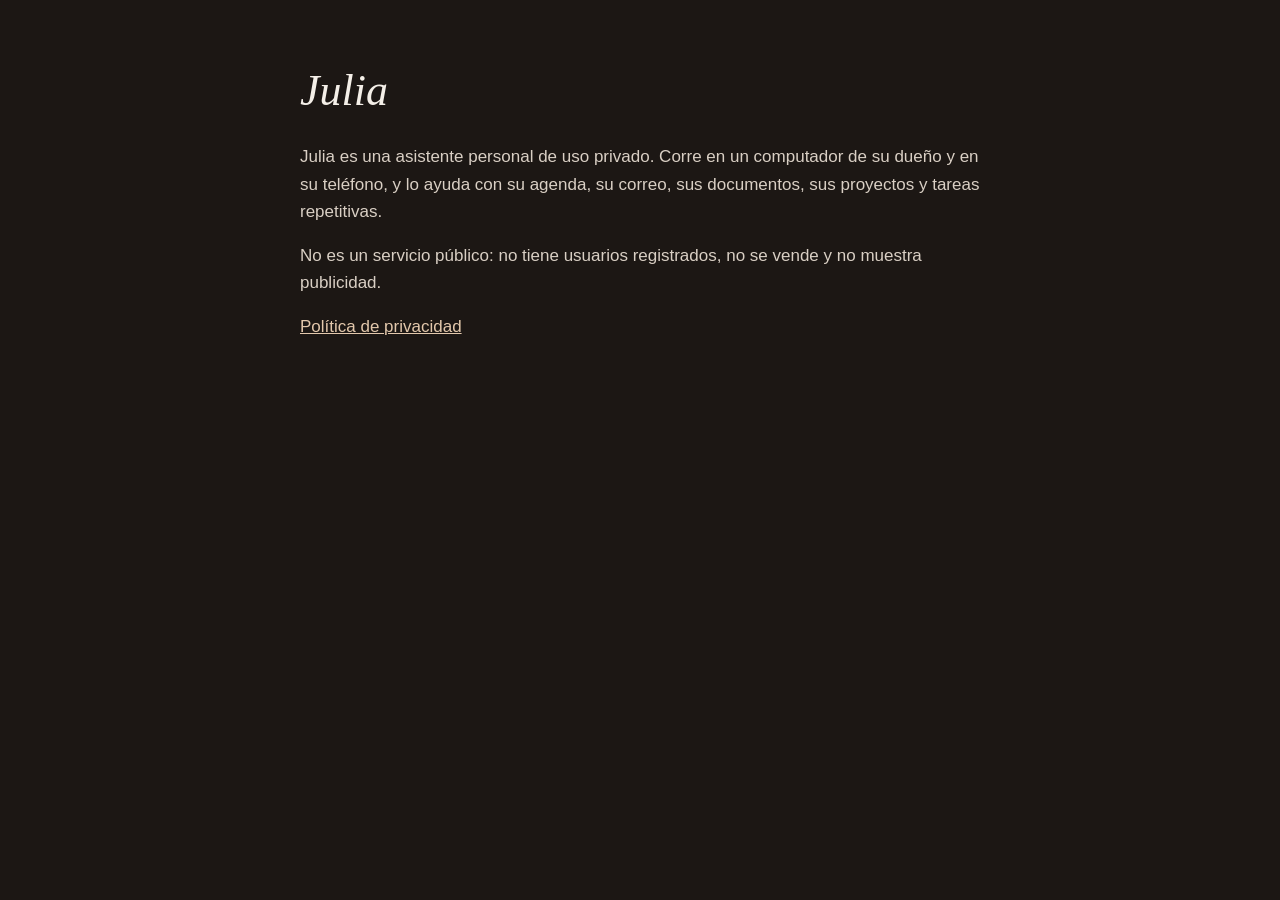
<file: julia/index.html>
<!doctype html><html lang="es"><head><meta charset="utf-8"><meta name="viewport" content="width=device-width,initial-scale=1">
<title>Julia · asistente personal</title><link rel="stylesheet" href="style.css"></head><body><main>
<h1>Julia</h1>
<p>Julia es una asistente personal de uso privado. Corre en un computador de su dueño y en su teléfono, y lo ayuda con su agenda, su correo, sus documentos, sus proyectos y tareas repetitivas.</p>
<p>No es un servicio público: no tiene usuarios registrados, no se vende y no muestra publicidad.</p>
<p><a href="privacidad.html">Política de privacidad</a></p>
</main></body></html>
</file>
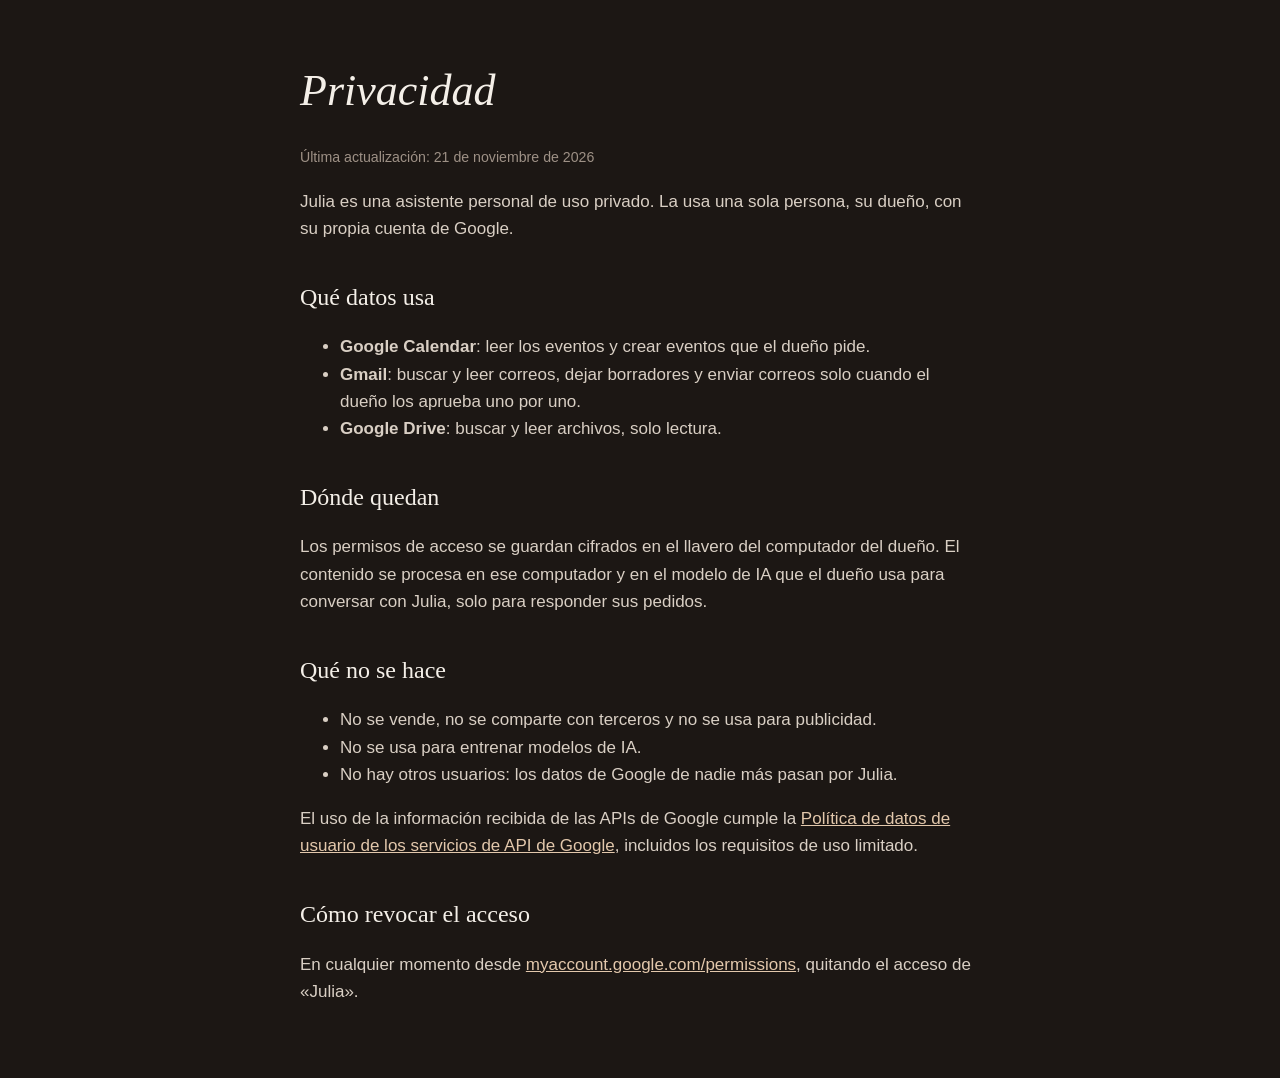
<file: julia/privacidad.html>
<!doctype html><html lang="es"><head><meta charset="utf-8"><meta name="viewport" content="width=device-width,initial-scale=1">
<title>Julia · política de privacidad</title><link rel="stylesheet" href="style.css"></head><body><main>
<h1>Privacidad</h1>
<p><small>Última actualización: 21 de noviembre de 2026</small></p>
<p>Julia es una asistente personal de uso privado. La usa una sola persona, su dueño, con su propia cuenta de Google.</p>
<h2>Qué datos usa</h2>
<ul>
<li><b>Google Calendar</b>: leer los eventos y crear eventos que el dueño pide.</li>
<li><b>Gmail</b>: buscar y leer correos, dejar borradores y enviar correos solo cuando el dueño los aprueba uno por uno.</li>
<li><b>Google Drive</b>: buscar y leer archivos, solo lectura.</li>
</ul>
<h2>Dónde quedan</h2>
<p>Los permisos de acceso se guardan cifrados en el llavero del computador del dueño. El contenido se procesa en ese computador y en el modelo de IA que el dueño usa para conversar con Julia, solo para responder sus pedidos.</p>
<h2>Qué no se hace</h2>
<ul>
<li>No se vende, no se comparte con terceros y no se usa para publicidad.</li>
<li>No se usa para entrenar modelos de IA.</li>
<li>No hay otros usuarios: los datos de Google de nadie más pasan por Julia.</li>
</ul>
<p>El uso de la información recibida de las APIs de Google cumple la <a href="https://developers.google.com/terms/api-services-user-data-policy">Política de datos de usuario de los servicios de API de Google</a>, incluidos los requisitos de uso limitado.</p>
<h2>Cómo revocar el acceso</h2>
<p>En cualquier momento desde <a href="https://myaccount.google.com/permissions">myaccount.google.com/permissions</a>, quitando el acceso de «Julia».</p>
</main></body></html>
</file>
<file: julia/style.css>
body{margin:0;background:#1C1714;color:#F4EFE8;font:17px/1.6 -apple-system,BlinkMacSystemFont,"Segoe UI",sans-serif}
main{max-width:680px;margin:0 auto;padding:56px 24px}
h1{font-family:Georgia,"Times New Roman",serif;font-style:italic;font-weight:400;font-size:44px;margin:0 0 8px}
h2{font-family:Georgia,serif;font-weight:400;font-size:24px;margin:36px 0 8px}
p,li{color:#D9CFC4}a{color:#E3C8AC}small{color:#9E9186}
</file>
